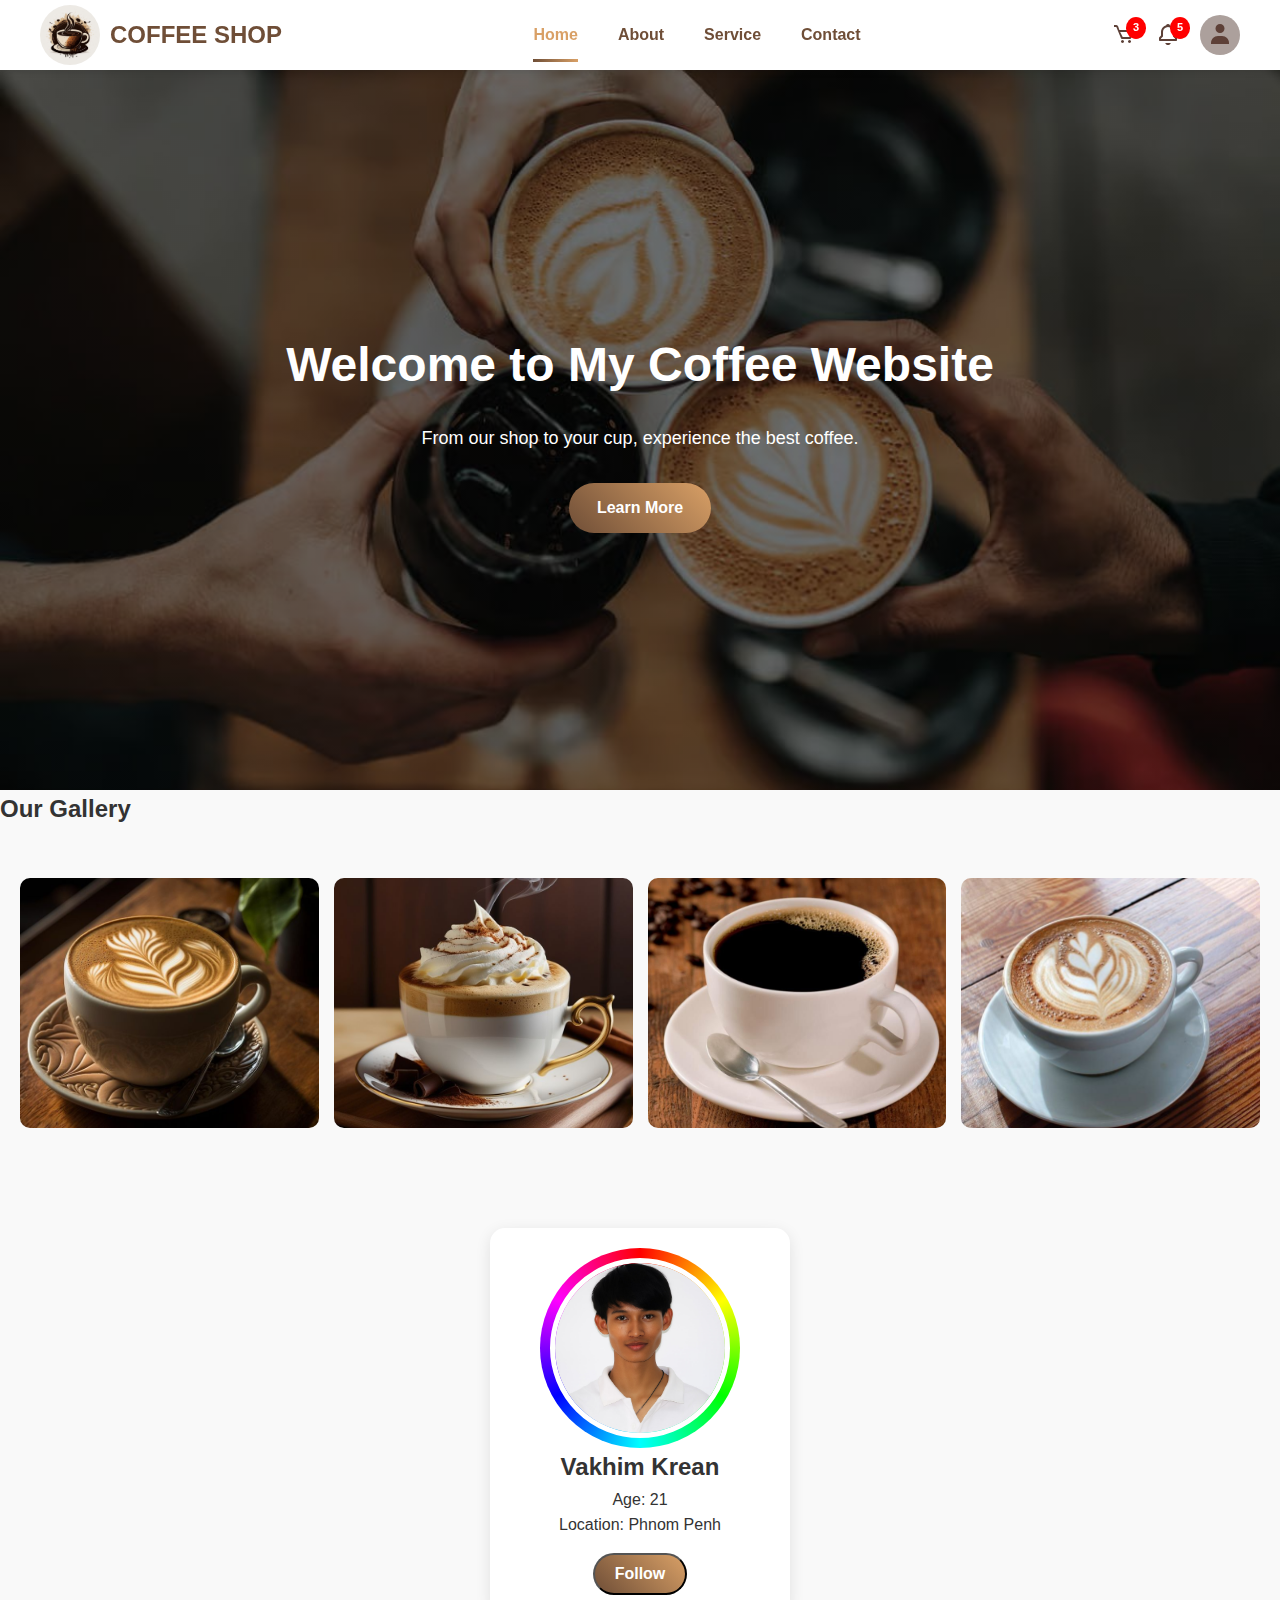
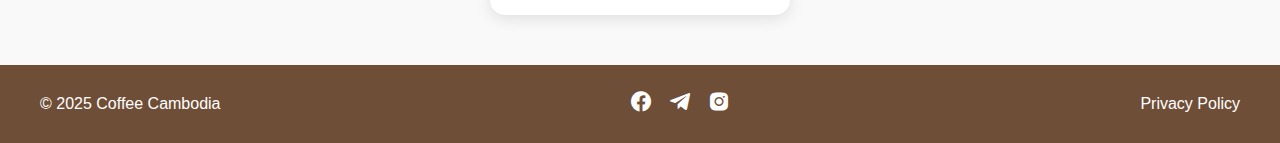
<file: index.html>
<!DOCTYPE html>
<html lang="en">
<head>
  <meta charset="UTF-8">
  <meta name="viewport" content="width=device-width, initial-scale=1.0">
  <title>Coffee Shop</title>
  <link rel="icon" href="../img/logo.png" type="image/x-icon">
  <link href="https://unpkg.com/boxicons@2.1.4/css/boxicons.min.css" rel="stylesheet">
  <link rel="stylesheet" href="../style/main.css">
</head>
<body>
  <!-- NAVBAR -->
  <nav>
    <div class="logo">
      <img src="../img/logo.png" alt="Logo">
      <h2>COFFEE SHOP</h2>
    </div>

    <!-- Mobile Menu Icon -->
    <div class="menu-icon" id="menu-toggle">
      <i class='bx bx-menu'></i>
    </div>

    <!-- Desktop Navigation -->
    <div class="navbar" id="nav-links">
      <a href="index.html" class="active">Home</a>
      <a href="page/aboutPage.html">About</a>
      <a href="page/servicePage.html">Service</a>
      <a href="page/contactPage.html">Contact</a>
    </div>

    <!-- Desktop Icons -->
    <div class="nav-icons-desktop">
      <a href="#" class="cart-icon"><i class='bx bx-cart'></i><span class="badge">3</span></a>
      <a href="#" class="notification-icon"><i class='bx bx-bell'></i><span class="badge">5</span></a>
      <a href="#" class="profile-icon"><i class='bx bxs-user'></i></a>
    </div>

    <!-- Mobile Menu Overlay -->
    <div class="mobile-menu-overlay" id="mobile-menu">
      <div class="mobile-menu-header">
        <div class="mobile-user-info">
          <div class="mobile-profile-pic">
            <i class='bx bxs-user'></i>
          </div>
          <div class="mobile-user-details">
            <h3>Vakhim Krean</h3>
            <p>Welcome back!</p>
          </div>
        </div>
        <button class="close-menu" id="close-menu">
          <i class='bx bx-x'></i>
        </button>
      </div>

      <div class="mobile-menu-content">
        <!-- Navigation Links -->
        <div class="mobile-nav-links">
          <a href="index.html" class="mobile-nav-item active">
            <i class='bx bx-home-alt'></i>
            <span>Home</span>
          </a>
          <a href="page/aboutPage.html" class="mobile-nav-item">
            <i class='bx bx-info-circle'></i>
            <span>About</span>
          </a>
          <a href="page/servicePage.html" class="mobile-nav-item">
            <i class='bx bx-coffee'></i>
            <span>Service</span>
          </a>
          <a href="page/contactPage.html" class="mobile-nav-item">
            <i class='bx bx-phone'></i>
            <span>Contact</span>
          </a>
        </div>

        <!-- Mobile Icons Section -->
        <div class="mobile-icons-section">
          <h4>Quick Actions</h4>
          <div class="mobile-icons-grid">
            <a href="#" class="mobile-icon-item cart-icon-mobile">
              <i class='bx bx-cart-alt'></i>
              <span>Cart <span class="badge">3</span></span>
            </a>
            <a href="#" class="mobile-icon-item notification-icon-mobile">
              <i class='bx bx-bell'></i>
              <span>Notifications <span class="badge">5</span></span>
            </a>
            <a href="#" class="mobile-icon-item profile-icon-mobile">
              <i class='bx bxs-user'></i>
              <span>Profile</span>
            </a>
            <a href="#" class="mobile-icon-item settings-icon">
              <i class='bx bx-cog'></i>
              <span>Settings</span>
            </a>
          </div>
        </div>

        <!-- Additional Links -->
        <div class="mobile-bottom-links">
          <a href="#" class="mobile-bottom-item">
            <i class='bx bx-help-circle'></i>
            <span>Help</span>
          </a>
          <a href="#" class="mobile-bottom-item">
            <i class='bx bx-log-out'></i>
            <span>Logout</span>
          </a>
        </div>
      </div>
    </div>
  </nav>

  <!-- HERO -->
  <section class="hero">
    <h1>Welcome to My Coffee Website</h1>
    <p>From our shop to your cup, experience the best coffee.</p>
    <a href="./page/learnmore.html" class="btn">Learn More</a>
  </section>

  <!-- GALLERY -->
  <div class="cta"><h2>Our Gallery</h2></div>
  <section class="gallery">
    <div class="gallery-grid">
      <img src="../img/home/img4.png" alt="Gallery 1">
      <img src="../img/home/img5.png" alt="Gallery 2">
      <img src="../img/home/img2.png" alt="Gallery 3">
      <img src="../img/home/img7.png" alt="Gallery 4">
    </div>
  </section>

  <!-- PROFILE CARD -->
  <section class="profile-card">
    <div class="image-container">
      <img src="../img/home/cover.png" alt="Profile" class="image">
    </div>
    <div class="info">
      <h2>Vakhim Krean</h2>
      <p>Age: 21</p>
      <p>Location: Phnom Penh</p>
      <button class="btn-anim">Follow</button>
    </div>
  </section>

  <!-- FOOTER -->
  <footer>
    <div class="left"><p>© 2025 Coffee Cambodia</p></div>
    <div class="icon">
      <ul>
        <li><a href="#"><i class='bx bxl-facebook-circle'></i></a></li>
        <li><a href="#"><i class='bx bxl-telegram'></i></a></li>
        <li><a href="#"><i class='bx bxl-instagram-alt'></i></a></li>
      </ul>
    </div>
    <div class="right"><ul><li>Privacy Policy</li></ul></div>
  </footer>

  <!-- JS Menu Toggle -->
  <script>
    const menuToggle = document.getElementById("menu-toggle");
    const mobileMenu = document.getElementById("mobile-menu");
    const closeMenu = document.getElementById("close-menu");

    // Toggle mobile menu
    menuToggle.addEventListener("click", () => {
      mobileMenu.classList.add("active");
      document.body.style.overflow = "hidden"; // Prevent background scroll
    });

    // Close mobile menu
    closeMenu.addEventListener("click", () => {
      mobileMenu.classList.remove("active");
      document.body.style.overflow = "auto";
    });

    // Close menu when clicking outside
    mobileMenu.addEventListener("click", (e) => {
      if (e.target === mobileMenu) {
        mobileMenu.classList.remove("active");
        document.body.style.overflow = "auto";
      }
    });

    // Handle mobile navigation item clicks
    document.querySelectorAll('.mobile-nav-item').forEach(item => {
      item.addEventListener('click', () => {
        // Remove active class from all items
        document.querySelectorAll('.mobile-nav-item').forEach(navItem => {
          navItem.classList.remove('active');
        });
        // Add active class to clicked item
        item.classList.add('active');
        // Close menu after selection
        mobileMenu.classList.remove("active");
        document.body.style.overflow = "auto";
      });
    });

    // Animate menu items on load
    window.addEventListener('load', () => {
      const mobileNavItems = document.querySelectorAll('.mobile-nav-item');
      mobileNavItems.forEach((item, index) => {
        item.style.animationDelay = `${index * 0.1}s`;
        item.classList.add('animate-in');
      });
    });
  </script>
</body>
</html>
</file>
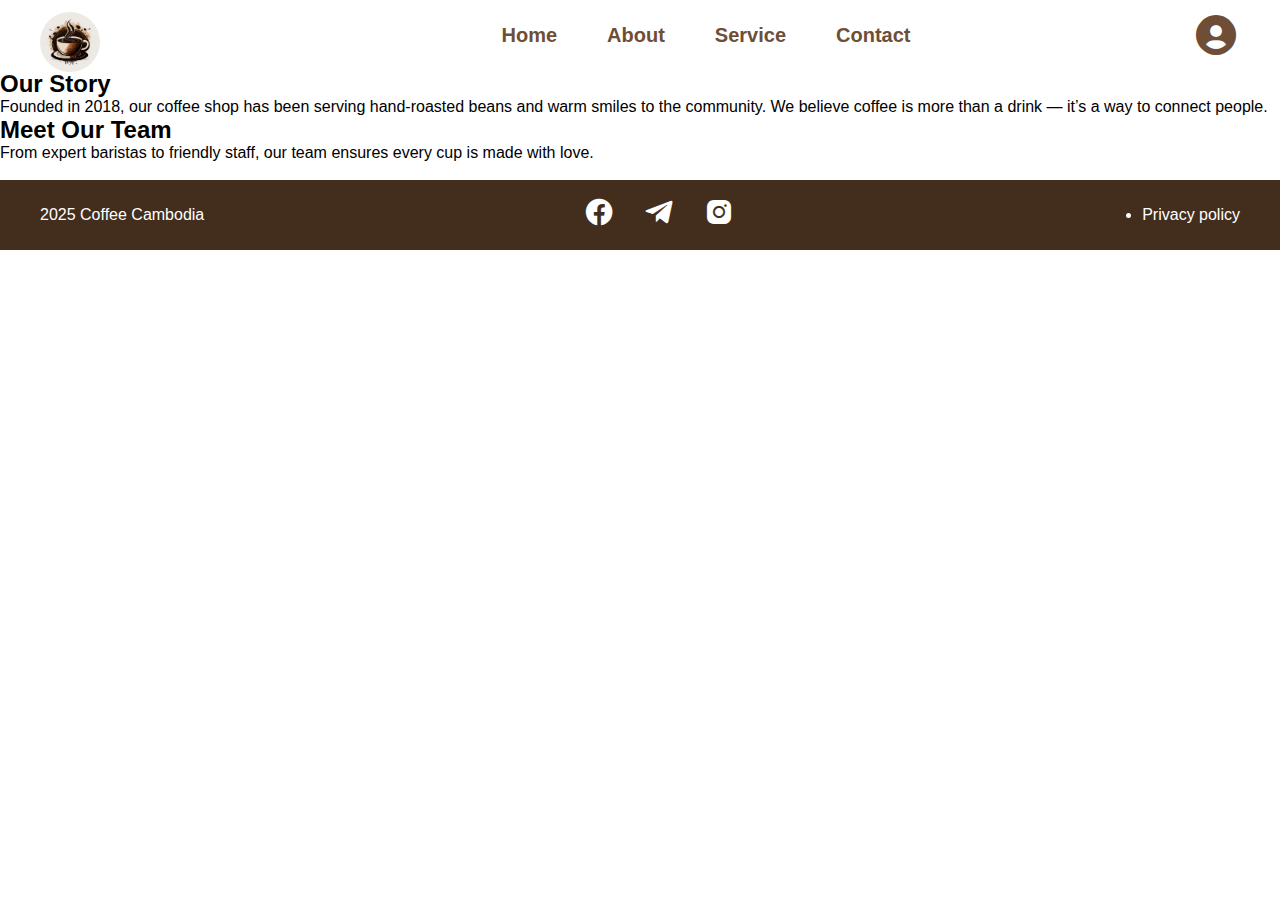
<file: page/aboutPage.html>
<!DOCTYPE html>
<html lang="en">
<head>
    <meta charset="UTF-8">
    <meta name="viewport" content="width=device-width, initial-scale=1.0">
    <link rel="stylesheet" href="../style/about.css">
     <link href='https://unpkg.com/boxicons@2.1.4/css/boxicons.min.css' rel='stylesheet'>
    <title>Document</title>
</head>
<body>
    <nav>
    <div class="logo">
        <img src="../img/logo.png" alt="Logo" />
    </div>
    <div class="navbar">
        <a href="../index.html">Home</a>
        <a href="./aboutPage.html">About</a>
        <a href="./servicePage.html">Service</a>
        <a href="./contactPage.html">Contact</a>
    </div>
    <div class="profile">
        <i class="bx bxs-user-circle"></i>
    </div>
</nav>
    <section class="section">
        <h2>Our Story</h2>
        <p>Founded in 2018, our coffee shop has been serving hand-roasted beans and warm smiles to the community. We believe coffee is more than a drink — it’s a way to connect people.</p>
    </section>

    <section class="section">
        <h2>Meet Our Team</h2>
        <p>From expert baristas to friendly staff, our team ensures every cup is made with love.</p>
    </section>


    <br>
    <footer>
        <div class="left">
            <p> 2025 Coffee Cambodia</p>
        </div>
        <div class="icon">
            <ul>
                <li><a href="#"><i class='bx bxl-facebook-circle'></i></a></li>
                <li><a href="#"><i class='bx bxl-telegram' ></i></a></li>
                <li><a href="#"><i class='bx bxl-instagram-alt'></i></a></li>

            </ul>
        </div>
        <div class="right">
            <ul>
                <li>Privacy policy</li>
            </ul>
        </div>
    </footer>
</body>
</html>
</file>
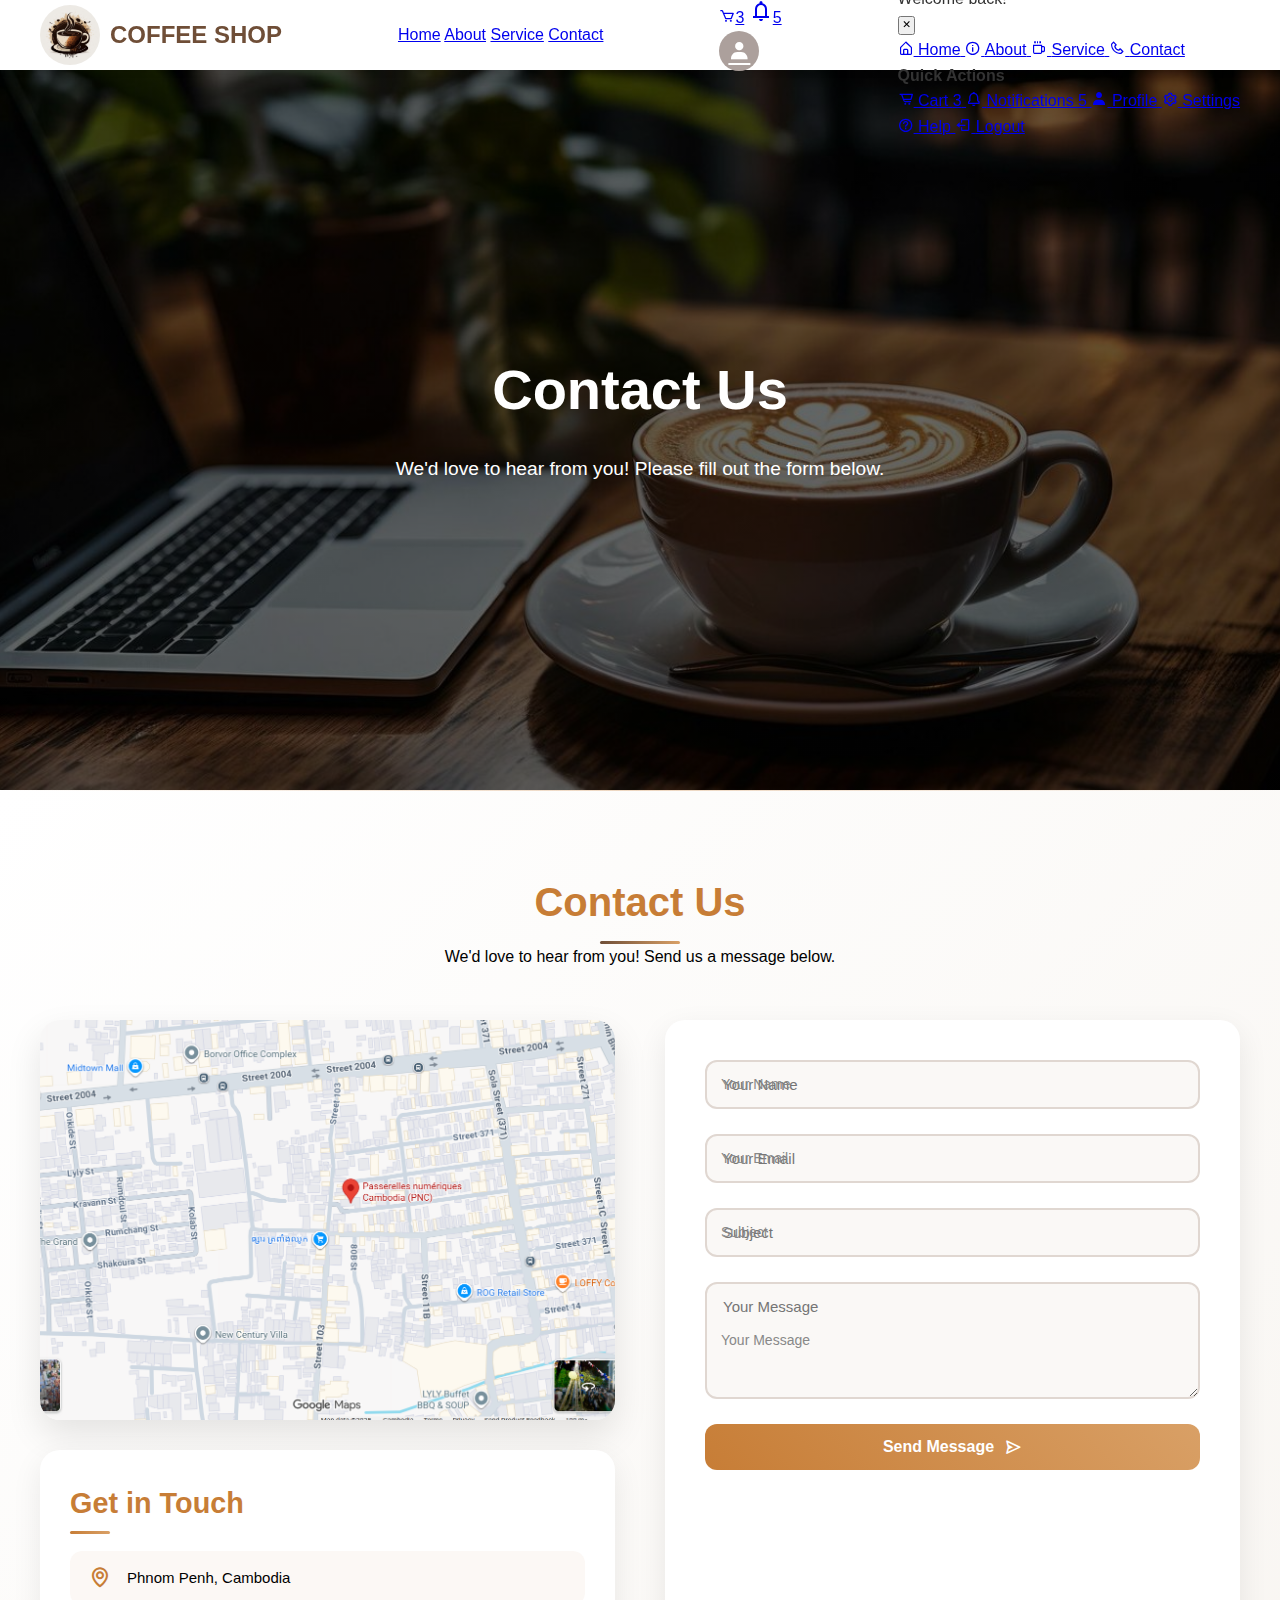
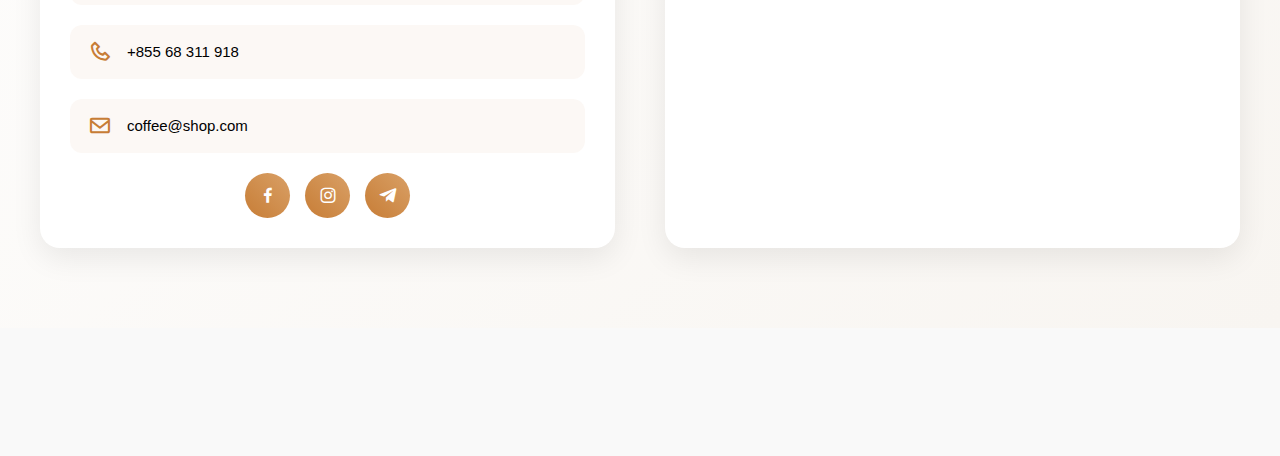
<file: page/contactPage.html>
<!DOCTYPE html>
<html lang="en">
<head>
  <meta charset="UTF-8">
  <meta name="viewport" content="width=device-width, initial-scale=1.0">
  <title>Coffee Shop - Contact</title>
  <link rel="icon" href="../img/logo.png" type="image/x-icon">
  <link href="https://unpkg.com/boxicons@2.1.4/css/boxicons.min.css" rel="stylesheet">
  <link rel="stylesheet" href="https://fonts.googleapis.com/css2?family=Material+Symbols+Outlined" />
  <link rel="stylesheet" href="../style/contact.css">
</head>
<body>
  <!-- Navbar -->
  <nav>
    <div class="logo">
      <img src="../img/logo.png" alt="Logo">
      <h2>COFFEE SHOP</h2>
    </div>

    <!-- Mobile Menu Icon -->
    <div class="menu-icon" id="menu-toggle">
      <i class='bx bx-menu'></i>
    </div>

    <!-- Desktop Navigation -->
    <div class="navbar-desktop">
      <a href="../index.html">Home</a>
      <a href="./aboutPage.html">About</a>
      <a href="./servicePage.html">Service</a>
      <a href="./contactPage.html" class="active">Contact</a>
    </div>

    <!-- Desktop Icons -->
    <div class="nav-icons-desktop">
      <a href="#" class="cart-icon"><i class='bx bx-cart'></i><span class="badge">3</span></a>
      <a href="#" class="notification-icon"><span class="material-symbols-outlined">notifications</span><span class="badge">5</span></a>
      <a href="#" class="profile-icon"><i class='bx bxs-user'></i></a>
    </div>

    <!-- Mobile Menu Overlay -->
    <div class="mobile-menu-overlay" id="mobile-menu">
      <div class="mobile-menu-header">
        <div class="mobile-user-info">
          <div class="mobile-profile-pic">
            <i class='bx bxs-user'></i>
          </div>
          <div class="mobile-user-details">
            <h3>Vakhim Krean</h3>
            <p>Welcome back!</p>
          </div>
        </div>
        <button class="close-menu" id="close-menu">
          <i class='bx bx-x'></i>
        </button>
      </div>

      <div class="mobile-menu-content">
        <!-- Navigation Links -->
        <div class="mobile-nav-links">
          <a href="../index.html" class="mobile-nav-item">
            <i class='bx bx-home-alt'></i>
            <span>Home</span>
          </a>
          <a href="./aboutPage.html" class="mobile-nav-item">
            <i class='bx bx-info-circle'></i>
            <span>About</span>
          </a>
          <a href="./servicePage.html" class="mobile-nav-item">
            <i class='bx bx-coffee'></i>
            <span>Service</span>
          </a>
          <a href="./contactPage.html" class="mobile-nav-item active">
            <i class='bx bx-phone'></i>
            <span>Contact</span>
          </a>
        </div>

        <!-- Mobile Icons Section -->
        <div class="mobile-icons-section">
          <h4>Quick Actions</h4>
          <div class="mobile-icons-grid">
            <a href="#" class="mobile-icon-item cart-icon-mobile">
              <i class='bx bx-cart-alt'></i>
              <span>Cart <span class="badge">3</span></span>
            </a>
            <a href="#" class="mobile-icon-item notification-icon-mobile">
              <i class='bx bx-bell'></i>
              <span>Notifications <span class="badge">5</span></span>
            </a>
            <a href="#" class="mobile-icon-item profile-icon-mobile">
              <i class='bx bxs-user'></i>
              <span>Profile</span>
            </a>
            <a href="#" class="mobile-icon-item settings-icon">
              <i class='bx bx-cog'></i>
              <span>Settings</span>
            </a>
          </div>
        </div>

        <!-- Additional Links -->
        <div class="mobile-bottom-links">
          <a href="#" class="mobile-bottom-item">
            <i class='bx bx-help-circle'></i>
            <span>Help</span>
          </a>
          <a href="#" class="mobile-bottom-item">
            <i class='bx bx-log-out'></i>
            <span>Logout</span>
          </a>
        </div>
      </div>
    </div>
  </nav>

  <!-- Contact Section -->
  <section class="hero">
    <h1 class="fade-in">Contact Us</h1>
    <p class="fade-in-delay">We'd love to hear from you! Please fill out the form below.</p>
  </section>

  <section class="contact" id="contact">
    <h2 class="slide-up">Contact Us</h2>
    <p class="fade-in">We'd love to hear from you! Send us a message below.</p>
    
    <div class="contact-container">
      <div class="contact-content">
        <img src="../img/contactPage/contact.png" alt="Contact Us" class="contact-image">
        <div class="contact-info">
          <h3>Get in Touch</h3>
          <div class="contact-item">
            <i class='bx bx-map'></i>
            <p>Phnom Penh, Cambodia</p>
          </div>
          <div class="contact-item">
            <i class='bx bx-phone'></i>
            <p>+855 68 311 918</p>
          </div>
          <div class="contact-item">
            <i class='bx bx-envelope'></i>
            <p>coffee@shop.com</p>
          </div>
          <div class="social-icons">
            <a href="#" class="social-link"><i class='bx bxl-facebook'></i></a>
            <a href="#" class="social-link"><i class='bx bxl-instagram'></i></a>
            <a href="#" class="social-link"><i class='bx bxl-telegram'></i></a>
          </div>
        </div>
      </div>
      
      <form class="contact-form" id="contact-form">
        <div class="form-group">
          <input type="text" id="name" placeholder="Your Name" required>
          <label for="name">Your Name</label>
        </div>
        <div class="form-group">
          <input type="email" id="email" placeholder="Your Email" required>
          <label for="email">Your Email</label>
        </div>
        <div class="form-group">
          <input type="text" id="subject" placeholder="Subject">
          <label for="subject">Subject</label>
        </div>
        <div class="form-group">
          <textarea id="message" placeholder="Your Message" rows="5" required></textarea>
          <label for="message">Your Message</label>
        </div>
        <button type="submit" class="submit-btn">
          <span>Send Message</span>
          <i class='bx bx-send'></i>
        </button>
      </form>
    </div>
  </section>

  <!-- Footer -->
  <footer>
    <div class="left">
      <p>© 2025 Coffee Cambodia</p>
    </div>
    <div class="icon">
      <ul>
        <li><a href="#"><i class='bx bxl-facebook-circle'></i></a></li>
        <li><a href="#"><i class='bx bxl-telegram'></i></a></li>
        <li><a href="#"><i class='bx bxl-instagram-alt'></i></a></li>
      </ul>
    </div>
    <div class="right">
      <ul>
        <li>Privacy Policy</li>
      </ul>
    </div>
  </footer>

  <!-- Toggle Script -->
  <script>
    // Mobile Menu Toggle
    const menuToggle = document.getElementById("menu-toggle");
    const mobileMenu = document.getElementById("mobile-menu");
    const closeMenu = document.getElementById("close-menu");

    // Toggle mobile menu
    menuToggle.addEventListener("click", () => {
      mobileMenu.classList.add("active");
      document.body.style.overflow = "hidden"; // Prevent background scroll
    });

    // Close mobile menu
    closeMenu.addEventListener("click", () => {
      mobileMenu.classList.remove("active");
      document.body.style.overflow = "auto";
    });

    // Close menu when clicking outside
    mobileMenu.addEventListener("click", (e) => {
      if (e.target === mobileMenu) {
        mobileMenu.classList.remove("active");
        document.body.style.overflow = "auto";
      }
    });

    // Handle mobile navigation item clicks
    document.querySelectorAll('.mobile-nav-item').forEach(item => {
      item.addEventListener('click', () => {
        // Remove active class from all items
        document.querySelectorAll('.mobile-nav-item').forEach(navItem => {
          navItem.classList.remove('active');
        });
        // Add active class to clicked item
        item.classList.add('active');
        // Close menu after selection
        mobileMenu.classList.remove("active");
        document.body.style.overflow = "auto";
      });
    });

    // Animate menu items on load
    window.addEventListener('load', () => {
      const mobileNavItems = document.querySelectorAll('.mobile-nav-item');
      mobileNavItems.forEach((item, index) => {
        item.style.animationDelay = `${index * 0.1}s`;
        item.classList.add('animate-in');
      });
    });

    // Contact Form Handling
    const contactForm = document.getElementById('contact-form');
    const submitBtn = document.querySelector('.submit-btn');

    contactForm.addEventListener('submit', function(e) {
      e.preventDefault();
      
      // Add loading state
      const submitSpan = submitBtn.querySelector('span');
      const originalText = submitSpan.textContent;
      submitSpan.textContent = 'Sending...';
      submitBtn.disabled = true;
      submitBtn.style.opacity = '0.7';

      // Simulate form submission
      setTimeout(() => {
        // Reset form
        contactForm.reset();
        
        // Show success message
        submitSpan.innerHTML = 'Message Sent! <i class=\'bx bx-check\'></i>';
        submitBtn.style.background = 'linear-gradient(45deg, #4CAF50, #45a049)';
        
        setTimeout(() => {
          submitSpan.textContent = originalText;
          submitBtn.disabled = false;
          submitBtn.style.opacity = '1';
          submitBtn.style.background = 'linear-gradient(45deg, #c77d36, #a85f1f)';
        }, 2000);
      }, 1500);
    });

    // Form input animations
    const formGroups = document.querySelectorAll('.form-group');
    formGroups.forEach(group => {
      const input = group.querySelector('input, textarea');
      
      input.addEventListener('focus', () => {
        group.classList.add('focused');
      });
      
      input.addEventListener('blur', () => {
        if (!input.value) {
          group.classList.remove('focused');
        }
      });
      
      input.addEventListener('input', () => {
        if (input.value) {
          group.classList.add('filled');
        } else {
          group.classList.remove('filled');
        }
      });
    });

    // Scroll animations
    const observerOptions = {
      threshold: 0.1,
      rootMargin: '0px 0px -50px 0px'
    };

    const observer = new IntersectionObserver((entries) => {
      entries.forEach(entry => {
        if (entry.isIntersecting) {
          entry.target.classList.add('animate-in');
        }
      });
    }, observerOptions);

    // Observe contact elements
    document.querySelectorAll('.contact h2, .contact p, .contact-container, .contact-info, .contact-form').forEach(el => {
      observer.observe(el);
    });

    // Smooth scrolling for anchor links
    document.querySelectorAll('a[href^="#"]').forEach(anchor => {
      anchor.addEventListener('click', function (e) {
        e.preventDefault();
        const target = document.querySelector(this.getAttribute('href'));
        if (target) {
          target.scrollIntoView({
            behavior: 'smooth',
            block: 'start'
          });
        }
      });
    });
  </script>
</body>
</html>
</file>
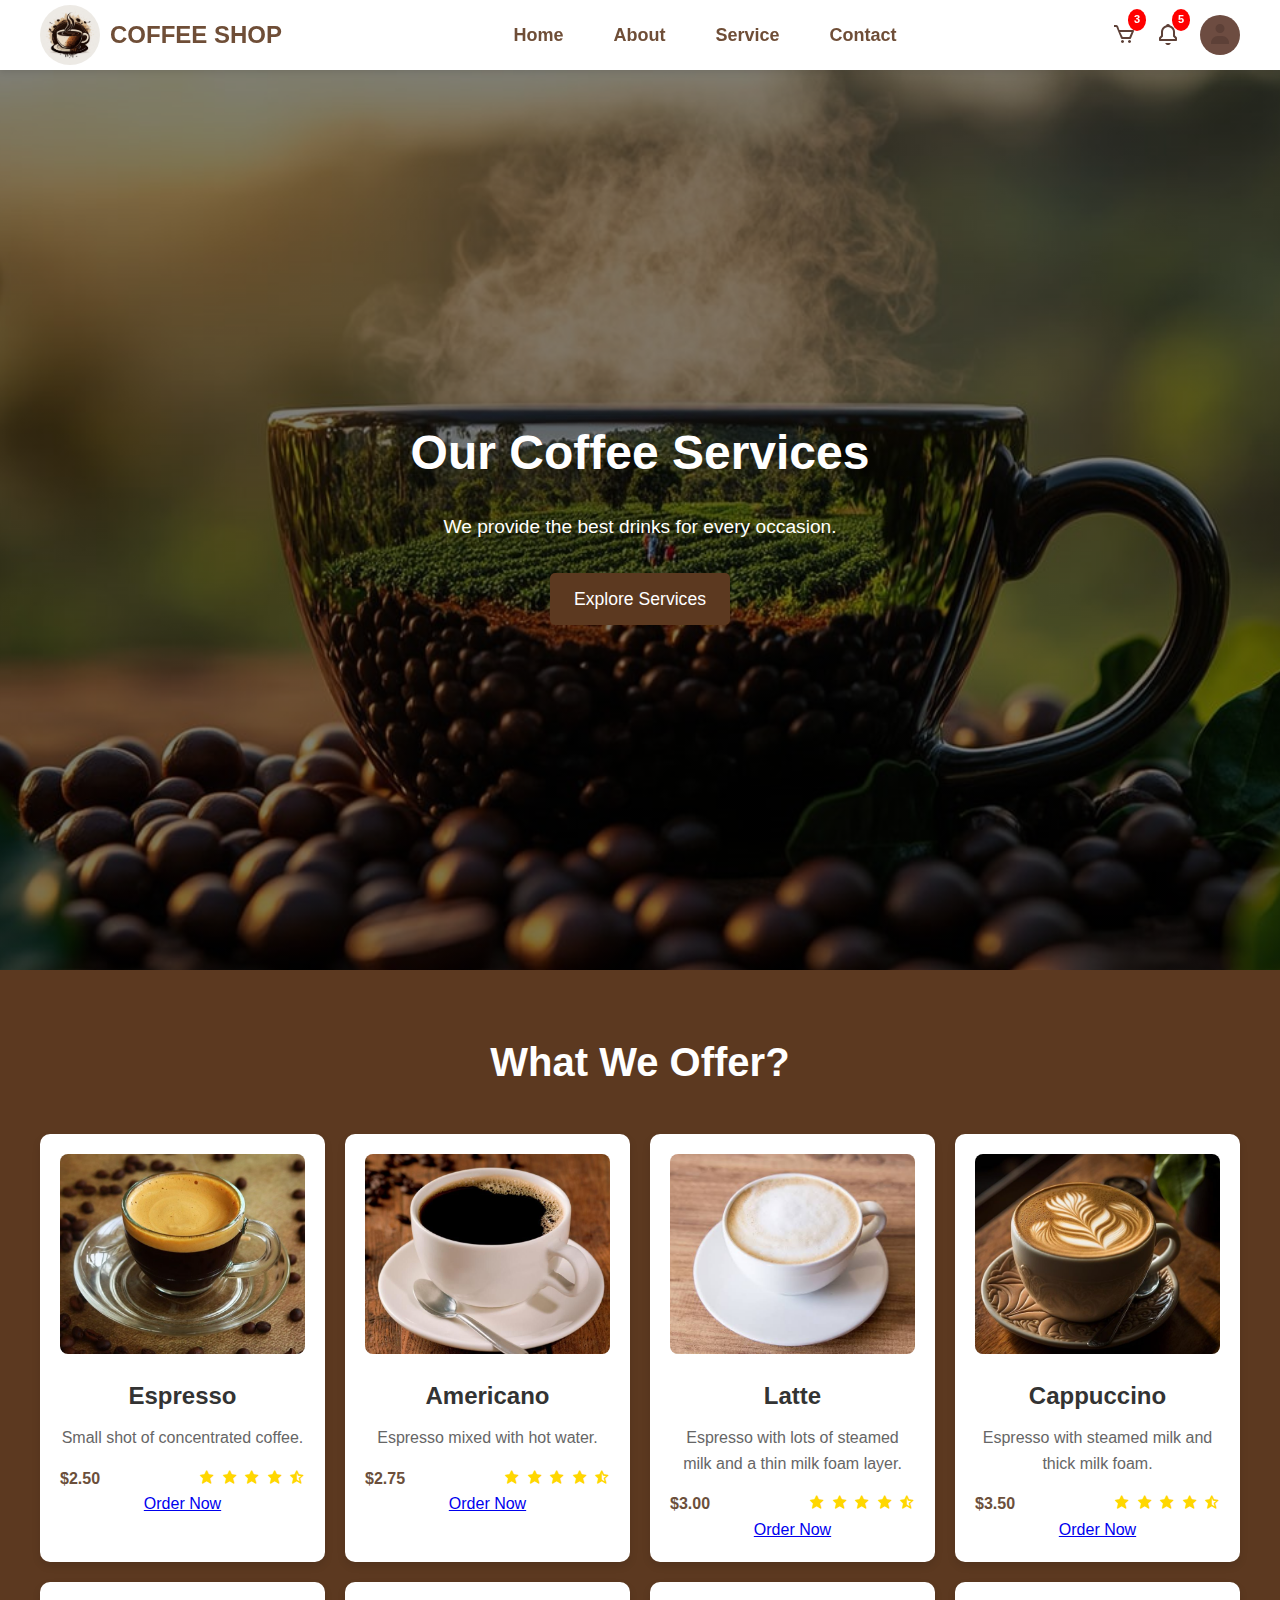
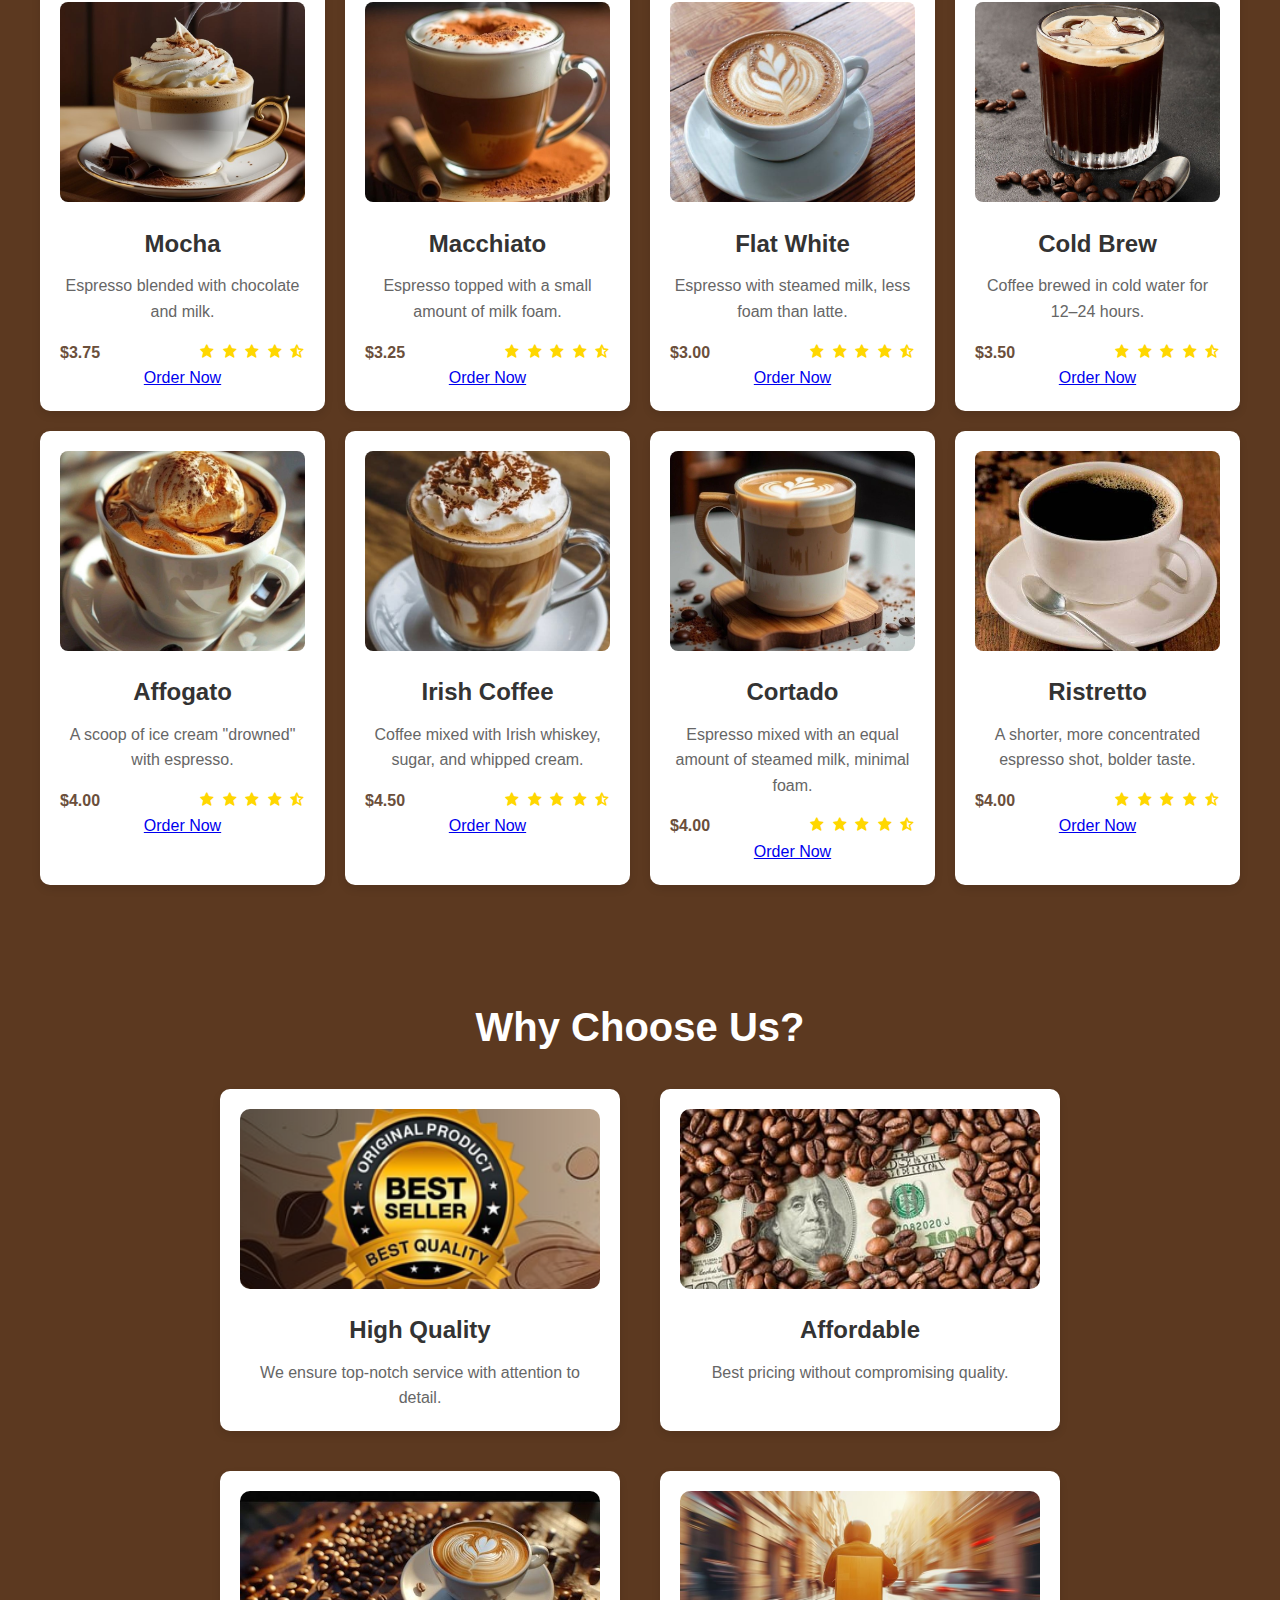
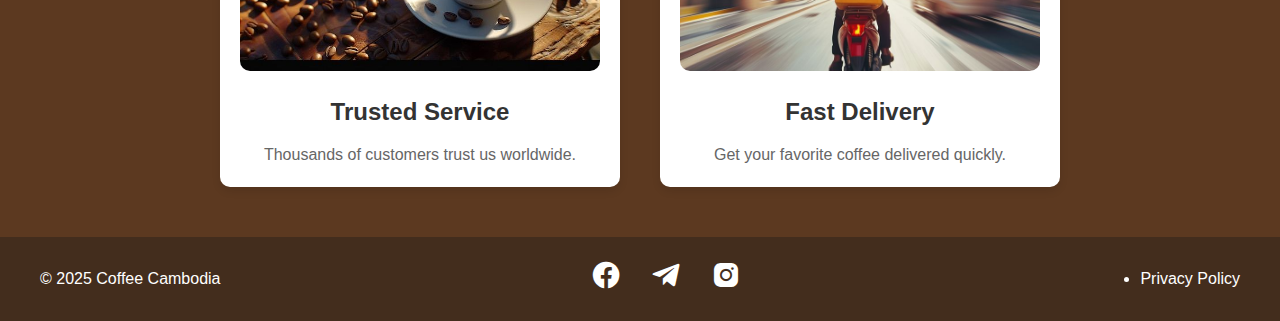
<file: page/servicePage.html>
<!DOCTYPE html>
<html lang="en">
<head>
  <meta charset="UTF-8">
  <meta name="viewport" content="width=device-width, initial-scale=1.0">
  <title>Coffee Shop</title>
  <link rel="icon" href="../img/logo.png" type="image/x-icon">
  <link href="https://unpkg.com/boxicons@2.1.4/css/boxicons.min.css" rel="stylesheet">
  <link rel="stylesheet" href="../style/service.css">
</head>
<body>
  <!-- NAVBAR -->
  <nav>
    <div class="logo">
      <img src="../img/logo.png" alt="Logo">
      <h2>COFFEE SHOP</h2>
    </div>

    <div class="menu-icon" id="menu-toggle"><i class='bx bx-menu'></i></div>

    <div class="navbar" id="nav-links">
      <a href="../index.html">Home</a>
      <a href="./aboutPage.html">About</a>
      <a href="./servicePage.html" class="active">Service</a>
      <a href="./contactPage.html">Contact</a>
    </div>

    <div class="nav-icons">
      <a href="#"><i class='bx bx-cart'></i><span class="badge">3</span></a>
      <a href="#"><i class='bx bx-bell'></i><span class="badge">5</span></a>
      <a href="#" class="profile-icon"><i class='bx bxs-user'></i></a>
    </div>
  </nav>

    <!-- HERO SECTION -->
    <section class="hero">
      <h1 class="fade-in">Our Coffee Services</h1>
      <p class="fade-in-delay">We provide the best drinks for every occasion.</p>
      <a href="#services" class="btn bounce">Explore Services</a>
    </section>

    <!-- Services -->
    <section class="services" id="services">
      <h2 class="slide-up">What We Offer?</h2>
      <div class="service-container">
        <div class="service-card zoom card1">
          <img src="../img/service/img1.jpg" alt="Espresso">
          <h3>Espresso</h3>
          <p>Small shot of concentrated coffee.</p>
          <div class="price-star">
            <span class="price">$2.50</span>
            <span class="stars">
              <i class='bx bxs-star'></i>
              <i class='bx bxs-star'></i>
              <i class='bx bxs-star'></i>
              <i class='bx bxs-star'></i>
              <i class='bx bxs-star-half'></i>
            </span>
          </div>
          <a href="#" class="btn order-btn">Order Now</a>
        </div>

        <div class="service-card zoom">
          <img src="../img/service/img2.png" alt="Americano">
          <h3>Americano</h3>
          <p>Espresso mixed with hot water.</p>
          <div class="price-star">
            <span class="price">$2.75</span>
            <span class="stars">
              <i class='bx bxs-star'></i>
              <i class='bx bxs-star'></i>
              <i class='bx bxs-star'></i>
              <i class='bx bxs-star'></i>
              <i class='bx bxs-star-half'></i>
            </span>
          </div>
          <a href="#" class="btn order-btn">Order Now</a>
        </div>

        <div class="service-card zoom">
          <img src="../img/service/img3.png" alt="Latte">
          <h3>Latte</h3>
          <p>Espresso with lots of steamed milk and a thin milk foam layer.</p>
          <div class="price-star">
            <span class="price">$3.00</span>
            <span class="stars">
              <i class='bx bxs-star'></i>
              <i class='bx bxs-star'></i>
              <i class='bx bxs-star'></i>
              <i class='bx bxs-star'></i>
              <i class='bx bxs-star-half'></i>
            </span>
          </div>
          <a href="#" class="btn order-btn">Order Now</a>
        </div>

        <div class="service-card zoom">
          <img src="../img/service/img4.png" alt="Cappuccino">
          <h3>Cappuccino</h3>
          <p>Espresso with steamed milk and thick milk foam.</p>
          <div class="price-star">
            <span class="price">$3.50</span>
            <span class="stars">
              <i class='bx bxs-star'></i>
              <i class='bx bxs-star'></i>
              <i class='bx bxs-star'></i>
              <i class='bx bxs-star'></i>
              <i class='bx bxs-star-half'></i>
            </span>
          </div>
          <a href="#" class="btn order-btn">Order Now</a>
        </div>

        <div class="service-card zoom">
          <img src="../img/service/img5.png" alt="Mocha">
          <h3>Mocha</h3>
          <p>Espresso blended with chocolate and milk.</p>
          <div class="price-star">
            <span class="price">$3.75</span>
            <span class="stars">
              <i class='bx bxs-star'></i>
              <i class='bx bxs-star'></i>
              <i class='bx bxs-star'></i>
              <i class='bx bxs-star'></i>
              <i class='bx bxs-star-half'></i>
            </span>
          </div>
          <a href="#" class="btn order-btn">Order Now</a>
        </div>

        <div class="service-card zoom">
          <img src="../img/service/img6.jpg" alt="Macchiato">
          <h3>Macchiato</h3>
          <p>Espresso topped with a small amount of milk foam.</p>
          <div class="price-star">
            <span class="price">$3.25</span>
            <span class="stars">
              <i class='bx bxs-star'></i>
              <i class='bx bxs-star'></i>
              <i class='bx bxs-star'></i>
              <i class='bx bxs-star'></i>
              <i class='bx bxs-star-half'></i>
            </span>
          </div>
          <a href="#" class="btn order-btn">Order Now</a>
        </div>

        <div class="service-card zoom">
          <img src="../img/service/img7.png" alt="Flat White">
          <h3>Flat White</h3>
          <p>Espresso with steamed milk, less foam than latte.</p>
          <div class="price-star">
            <span class="price">$3.00</span>
            <span class="stars">
              <i class='bx bxs-star'></i>
              <i class='bx bxs-star'></i>
              <i class='bx bxs-star'></i>
              <i class='bx bxs-star'></i>
              <i class='bx bxs-star-half'></i>
            </span>
          </div>
          <a href="#" class="btn order-btn">Order Now</a>
        </div>

        <div class="service-card zoom">
          <img src="../img/service/img8.jpg" alt="Cold Brew">
          <h3>Cold Brew</h3>
          <p>Coffee brewed in cold water for 12–24 hours.</p>
          <div class="price-star">
            <span class="price">$3.50</span>
            <span class="stars">
              <i class='bx bxs-star'></i>
              <i class='bx bxs-star'></i>
              <i class='bx bxs-star'></i>
              <i class='bx bxs-star'></i>
              <i class='bx bxs-star-half'></i>
            </span>
          </div>
          <a href="#" class="btn order-btn">Order Now</a>
        </div>

        <div class="service-card zoom">
          <img src="../img/service/img9.jpg" alt="Affogato">
          <h3>Affogato</h3>
          <p>A scoop of ice cream "drowned" with espresso.</p>
          <div class="price-star">
            <span class="price">$4.00</span>
            <span class="stars">
              <i class='bx bxs-star'></i>
              <i class='bx bxs-star'></i>
              <i class='bx bxs-star'></i>
              <i class='bx bxs-star'></i>
              <i class='bx bxs-star-half'></i>
            </span>
          </div>
          <a href="#" class="btn order-btn">Order Now</a>
        </div>

        <div class="service-card zoom">
          <img src="../img/service/img10.png" alt="Irish Coffee">
          <h3>Irish Coffee</h3>
          <p>Coffee mixed with Irish whiskey, sugar, and whipped cream.</p>
          <div class="price-star">
            <span class="price">$4.50</span>
            <span class="stars">
              <i class='bx bxs-star'></i>
              <i class='bx bxs-star'></i>
              <i class='bx bxs-star'></i>
              <i class='bx bxs-star'></i>
              <i class='bx bxs-star-half'></i>
            </span>
          </div>
          <a href="#" class="btn order-btn">Order Now</a>
        </div>

        <div class="service-card zoom">
          <img src="../img/service/img11.jpg" alt="Cortado">
          <h3>Cortado</h3>
          <p>Espresso mixed with an equal amount of steamed milk, minimal foam.</p>
          <div class="price-star">
            <span class="price">$4.00</span>
            <span class="stars">
              <i class='bx bxs-star'></i>
              <i class='bx bxs-star'></i>
              <i class='bx bxs-star'></i>
              <i class='bx bxs-star'></i>
              <i class='bx bxs-star-half'></i>
            </span>
          </div>
          <a href="#" class="btn order-btn">Order Now</a>
        </div>

        <div class="service-card zoom">
          <img src="../img/service/img12.png" alt="Ristretto">
          <h3>Ristretto</h3>
          <p>A shorter, more concentrated espresso shot, bolder taste.</p>
          <div class="price-star">
            <span class="price">$4.00</span>
            <span class="stars">
              <i class='bx bxs-star'></i>
              <i class='bx bxs-star'></i>
              <i class='bx bxs-star'></i>
              <i class='bx bxs-star'></i>
              <i class='bx bxs-star-half'></i>
            </span>
          </div>
          <a href="#" class="btn order-btn">Order Now</a>
        </div>
      </div>
    </section>

    <!-- Why Choose Us -->
    <section class="features">
      <h2>Why Choose Us?</h2>
      <div class="feature-list">
        <div class="feature">
          <img src="../img/service/I.png" alt="High Quality">
          <h3>High Quality</h3>
          <p>We ensure top-notch service with attention to detail.</p>
        </div>
        <div class="feature">
          <img src="../img/service/II.jpg" alt="Affordable">
          <h3>Affordable</h3>
          <p>Best pricing without compromising quality.</p>
        </div>
        <div class="feature">
          <img src="../img/service/III.png" alt="Trusted Service">
          <h3>Trusted Service</h3>
          <p>Thousands of customers trust us worldwide.</p>
        </div>
        <div class="feature">
          <img src="../img/service/IV.png" alt="Fast Delivery">
          <h3>Fast Delivery</h3>
          <p>Get your favorite coffee delivered quickly.</p>
        </div>
      </div>
    </section>

<!-- FOOTER -->
  <footer>
    <div class="left"><p>© 2025 Coffee Cambodia</p></div>
    <div class="icon">
      <ul>
        <li><a href="#"><i class='bx bxl-facebook-circle'></i></a></li>
        <li><a href="#"><i class='bx bxl-telegram'></i></a></li>
        <li><a href="#"><i class='bx bxl-instagram-alt'></i></a></li>
      </ul>
    </div>
    <div class="right"><ul><li>Privacy Policy</li></ul></div>
  </footer>

  <!-- JS Menu Toggle -->
  <script>
    const menuToggle = document.getElementById("menu-toggle");
    const navLinks = document.getElementById("nav-links");

    menuToggle.addEventListener("click", () => {
      navLinks.classList.toggle("show");
    });
  </script>
</body>
</html>
</file>
<file: style/main.css>
/* ===== GLOBAL ===== */
* {
  margin: 0;
  padding: 0;
  box-sizing: border-box;
  font-family: "Poppins", sans-serif;
}

body {
  width: 100%;
  line-height: 1.6;
  background: #f9f9f9;
  color: #333;
}

/* ===== NAVBAR ===== */
nav {
  position: sticky;
  top: 0;
  width: 100%;
  height: 70px;
  background: white;
  display: flex;
  justify-content: space-between;
  align-items: center;
  padding: 0 40px;
  box-shadow: 0 2px 6px rgba(0,0,0,0.1);
  z-index: 1000;
}

.logo {
  display: flex;
  align-items: center;
}

.logo img {
  width: 60px;
  border-radius: 50%;
}

.logo h2 {
  margin-left: 10px;
  color: #6f4e37;
  font-size: 24px;
  font-weight: bold;
}

/* ===== MOBILE MENU OVERLAY ===== */
.mobile-menu-overlay {
  position: fixed;
  top: 0;
  left: -100%;
  width: 100%;
  height: 100vh;
  background: linear-gradient(135deg, #6f4e37 0%, #d9a066 100%);
  z-index: 2000;
  transition: left 0.4s cubic-bezier(0.25, 0.46, 0.45, 0.94);
  display: flex;
  flex-direction: column;
  overflow-y: auto;
}

.mobile-menu-overlay.active {
  left: 0;
}

.mobile-menu-header {
  display: flex;
  justify-content: space-between;
  align-items: center;
  padding: 20px 30px;
  background: rgba(255, 255, 255, 0.1);
  backdrop-filter: blur(10px);
  border-bottom: 1px solid rgba(255, 255, 255, 0.2);
}

.mobile-user-info {
  display: flex;
  align-items: center;
  gap: 15px;
}

.mobile-profile-pic {
  width: 50px;
  height: 50px;
  border-radius: 50%;
  background: linear-gradient(45deg, #d9a066, #8d6e63);
  display: flex;
  align-items: center;
  justify-content: center;
  color: white;
  font-size: 20px;
  box-shadow: 0 4px 15px rgba(0,0,0,0.2);
}

.mobile-user-details h3 {
  color: white;
  font-size: 18px;
  margin-bottom: 2px;
}

.mobile-user-details p {
  color: rgba(255, 255, 255, 0.8);
  font-size: 14px;
}

.close-menu {
  background: none;
  border: none;
  color: white;
  font-size: 30px;
  cursor: pointer;
  padding: 5px;
  border-radius: 50%;
  transition: background 0.3s ease;
}

.close-menu:hover {
  background: rgba(255, 255, 255, 0.1);
}

.mobile-menu-content {
  flex: 1;
  padding: 30px 20px;
  overflow-y: auto;
}

.mobile-nav-links {
  margin-bottom: 40px;
}

.mobile-nav-item {
  display: flex;
  align-items: center;
  gap: 15px;
  padding: 18px 20px;
  margin-bottom: 8px;
  color: white;
  text-decoration: none;
  border-radius: 12px;
  font-size: 16px;
  font-weight: 500;
  transition: all 0.3s ease;
  position: relative;
  overflow: hidden;
}

.mobile-nav-item i {
  font-size: 22px;
  width: 25px;
  text-align: center;
}

.mobile-nav-item:hover {
  background: rgba(255, 255, 255, 0.1);
  transform: translateX(5px);
  box-shadow: 0 4px 15px rgba(0,0,0,0.2);
}

.mobile-nav-item.active {
  background: linear-gradient(90deg, rgba(255, 255, 255, 0.2), rgba(255, 255, 255, 0.1));
  box-shadow: 0 4px 15px rgba(0,0,0,0.2);
}

.mobile-nav-item.active::before {
  content: '';
  position: absolute;
  left: 0;
  top: 0;
  height: 100%;
  width: 4px;
  background: #fff;
  border-radius: 0 2px 2px 0;
}

/* Mobile Icons Section */
.mobile-icons-section {
  margin: 30px 0;
  padding: 20px;
  background: rgba(255, 255, 255, 0.05);
  border-radius: 15px;
  backdrop-filter: blur(10px);
}

.mobile-icons-section h4 {
  color: white;
  font-size: 18px;
  margin-bottom: 20px;
  text-align: center;
  font-weight: 600;
}

.mobile-icons-grid {
  display: grid;
  grid-template-columns: repeat(2, 1fr);
  gap: 15px;
}

.mobile-icon-item {
  display: flex;
  flex-direction: column;
  align-items: center;
  gap: 8px;
  padding: 15px 10px;
  text-decoration: none;
  color: white;
  border-radius: 12px;
  transition: all 0.3s ease;
  position: relative;
  font-size: 14px;
  font-weight: 500;
}

.mobile-icon-item i {
  font-size: 28px;
  width: 40px;
  height: 40px;
  display: flex;
  align-items: center;
  justify-content: center;
  background: rgba(255, 255, 255, 0.1);
  border-radius: 50%;
  transition: all 0.3s ease;
}

.mobile-icon-item:hover {
  transform: translateY(-3px);
  background: rgba(255, 255, 255, 0.1);
  box-shadow: 0 6px 20px rgba(0,0,0,0.2);
}

.mobile-icon-item:hover i {
  background: rgba(255, 255, 255, 0.2);
  transform: scale(1.1);
}

.mobile-icon-item .badge {
  position: absolute;
  top: -5px;
  right: -5px;
  background: #ff4444;
  color: white;
  font-size: 10px;
  font-weight: bold;
  padding: 2px 5px;
  border-radius: 10px;
  min-width: 18px;
  text-align: center;
}

/* Mobile Bottom Links */
.mobile-bottom-links {
  border-top: 1px solid rgba(255, 255, 255, 0.1);
  padding-top: 20px;
}

.mobile-bottom-item {
  display: flex;
  align-items: center;
  gap: 12px;
  padding: 12px 20px;
  color: rgba(255, 255, 255, 0.8);
  text-decoration: none;
  border-radius: 8px;
  transition: all 0.3s ease;
  font-size: 15px;
}

.mobile-bottom-item i {
  font-size: 18px;
  width: 20px;
}

.mobile-bottom-item:hover {
  background: rgba(255, 255, 255, 0.05);
  color: white;
  transform: translateX(5px);
}

/* ===== DESKTOP NAVIGATION ===== */
.navbar {
  display: flex;
  gap: 40px;
  justify-content: center;
  align-items: center;
}

.navbar a {
  text-decoration: none;
  color: #6f4e37;
  font-weight: bold;
  position: relative;
  padding: 10px 0;
  transition: color 0.3s ease;
}

.navbar a:hover,
.navbar a.active {
  color: #d9a066;
}

.navbar a::after {
  content: "";
  position: absolute;
  width: 0%;
  height: 3px;
  bottom: -4px;
  left: 0;
  background: linear-gradient(to right, #6f4e37, #d9a066);
  transition: width 0.4s ease;
}

.navbar a:hover::after,
.navbar a.active::after {
  width: 100%;
}

/* ===== DESKTOP NAV ICONS ===== */
.nav-icons-desktop {
  display: flex;
  gap: 20px;
  align-items: center;
}

.nav-icons-desktop a {
  position: relative;
  text-decoration: none;
  color: #5d4037;
  font-size: 24px;
  display: flex;
  align-items: center;
  justify-content: center;
  transition: all 0.3s ease;
}

.nav-icons-desktop .badge {
  position: absolute;
  top: -6px;
  right: -10px;
  background: red;
  color: white;
  font-size: 11px;
  font-weight: bold;
  padding: 2px 6px;
  border-radius: 50%;
  min-width: 20px;
  text-align: center;
}

.profile-icon {
  width: 40px;
  height: 40px;
  border-radius: 50%;
  background: #aca09c;
  display: flex;
  align-items: center;
  justify-content: center;
  color: white;
  font-size: 22px;
  transition: background 0.3s ease;
}

.profile-icon:hover {
  background: #8d6e63;
}

.cart-icon:hover,
.notification-icon:hover {
  color: #d9a066;
  transform: scale(1.1);
}

/* ===== MENU ICON (HAMBURGER) ===== */
.menu-icon {
  display: none;
  font-size: 30px;
  color: #6f4e37;
  cursor: pointer;
  padding: 5px;
  border-radius: 5px;
  transition: all 0.3s ease;
}

.menu-icon:hover {
  background: rgba(111, 78, 55, 0.1);
  transform: scale(1.1);
}

/* ===== HERO ===== */
.hero {
  height: 80vh;
  display: flex;
  flex-direction: column;
  justify-content: center;
  align-items: center;
  text-align: center;
  background: linear-gradient(rgba(0,0,0,0.5), rgba(0,0,0,0.5)),
              url("../img/home/00.png") no-repeat center/cover;
  color: #fff;
  padding: 20px;
}

.hero h1 {
  font-size: 48px;
  margin-bottom: 20px;
}

.hero p {
  font-size: 18px;
  margin-bottom: 30px;
}

.hero .btn {
  text-decoration: none;
  padding: 12px 28px;
  font-size: 16px;
  font-weight: bold;
  border-radius: 30px;
  background: linear-gradient(45deg, #6f4e37, #d9a066);
  color: white;
  cursor: pointer;
  transition: transform 0.3s ease, box-shadow 0.3s ease;
  animation: pulseMove 2s infinite;
}

.hero .btn:hover {
  transform: scale(1.1);
  box-shadow: 0 0 15px rgba(111, 78, 55, 0.6);
}

@keyframes pulseMove {
  0% { transform: translateY(0); }
  50% { transform: translateY(-5px); }
  100% { transform: translateY(0); }
}

/* ===== GALLERY ===== */
.gallery {
  padding: 50px 20px;
  text-align: center;
}

.gallery h2 {
  font-size: 28px;
  margin-bottom: 20px;
  color: #6f4e37;
}

.gallery-grid {
  display: grid;
  grid-template-columns: repeat(auto-fit, minmax(250px, 1fr));
  gap: 15px;
}

.gallery-grid img {
  width: 100%;
  height: 250px;
  object-fit: cover;
  border-radius: 10px;
  transition: transform 0.3s;
}

.gallery-grid img:hover {
  transform: scale(1.05);
}

/* ===== PROFILE CARD ===== */
.profile-card {
  display: flex;
  flex-direction: column;
  justify-content: center;
  align-items: center;
  text-align: center;
  margin: 50px auto;
  padding: 20px;
  background: #fff;
  border-radius: 15px;
  box-shadow: 0 4px 15px rgba(0,0,0,0.1);
  width: 300px;
}

.image-container {
  position: relative;
  width: 200px;
  height: 200px;
  border-radius: 50%;
  padding: 10px;
  background: #fff;
  overflow: hidden;
  z-index: 0;
}

.image-container::before {
  content: '';
  position: absolute;
  inset: -5px;
  background: conic-gradient(red, yellow, lime, cyan, blue, magenta, red);
  border-radius: 50%;
  animation: rotate 3s linear infinite;
  z-index: -1;
}

.image {
  width: 100%;
  height: 100%;
  object-fit: cover;
  border-radius: 50%;
  border: 5px solid #fff;
}

@keyframes rotate {
  100% { transform: rotate(360deg); }
}

.profile-card .btn-anim {
  margin-top: 15px;
  padding: 10px 20px;
  font-size: 16px;
  font-weight: bold;
  border-radius: 30px;
  background: linear-gradient(45deg, #6f4e37, #d9a066);
  color: white;
  cursor: pointer;
  transition: transform 0.3s ease, box-shadow 0.3s ease;
  animation: pulseMove 2s infinite;
}

.profile-card .btn-anim:hover {
  transform: scale(1.1);
  box-shadow: 0 0 15px rgba(111, 78, 55, 0.6);
}

/* ===== FOOTER ===== */
footer {
  background: #6f4e37;
  color: white;
  display: flex;
  justify-content: space-between;
  align-items: center;
  padding: 20px 40px;
}

footer ul {
  list-style: none;
  display: flex;
  gap: 15px;
}

footer ul li a {
  color: white;
  font-size: 24px;
}

/* ===== ANIMATIONS ===== */
@keyframes slideInLeft {
  from {
    opacity: 0;
    transform: translateX(-30px);
  }
  to {
    opacity: 1;
    transform: translateX(0);
  }
}

.mobile-nav-item.animate-in {
  animation: slideInLeft 0.5s ease forwards;
}

/* ===== RESPONSIVE ===== */
@media (max-width: 768px) {
  nav {
    padding: 0 20px;
  }

  .logo h2 {
    font-size: 20px;
  }

  .logo img {
    width: 45px;
  }

  /* Show mobile menu icon */
  .menu-icon {
    display: block;
  }

  /* Hide desktop navigation */
  .navbar {
    display: none;
  }

  /* Hide desktop icons */
  .nav-icons-desktop {
    display: none;
  }

  /* Mobile footer adjustments */
  footer {
    flex-direction: column;
    gap: 15px;
    text-align: center;
    padding: 20px;
  }

  footer .icon ul {
    justify-content: center;
  }

  .about-content img, 
  .benefit-content img, 
  .promotions img {
    width: 90%;
    max-width: 300px;
  }

  /* Mobile hero adjustments */
  .hero h1 {
    font-size: 32px;
  }

  .hero p {
    font-size: 16px;
  }
}

@media (max-width: 480px) {
  .mobile-icons-grid {
    grid-template-columns: 1fr;
    gap: 12px;
  }

  .mobile-menu-header {
    padding: 15px 20px;
  }

  .mobile-menu-content {
    padding: 20px 15px;
  }

  .mobile-nav-item {
    padding: 15px 15px;
    font-size: 15px;
  }
}
</file>
<file: style/about.css>
* {
  margin: 0;
  padding: 0;
  font-family: "poppings", sans-serif;
  left: 0;
}
head p {
  margin-left: 40px ;
}
body {
  left: 0;
  padding: 0;
  margin: 0;
  width: 100%;
}
main {
  background-image: url(../img/logo.png);
  background-size: cover;
  background-repeat: no-repeat;
}
.logo img {
  width: 60px;
  border-radius: 100%;
}
/* Fullscreen navbar */
nav {
    position: sticky;
    z-index: 1000;
    top: 0;              
    width: 100%;          
    height: 70px;         
    background: white;
    display: flex;
    justify-content: space-between;
    align-items: center;
    box-shadow: 0 2px 6px white;
    padding: 0 40px;     
    box-sizing: border-box;
}
#active { 
  color:#6f4e37 ;}


/* Logo */
nav .logo{
  margin-top: 138px;
  margin-right: 10%;
  margin-bottom: 10%;
}
nav .logo img {
    width: 60px;
    border-radius: 50%;
}

/* Center navbar links */
.navbar {
    flex: 1;              
    display: flex;
    justify-content: center;
    align-items: center;
    gap: 50px;
}

/* Links styling */
.navbar a {
    text-decoration: none;
    font-size: 20px;
    font-weight: bold;
    color: #6f4e37;
    position: relative;
    padding: 10px 0;
    transition: color 0.3s ease;
}

/* Hover color and underline */
.navbar a:hover {
    color: #d9a066;
}

.navbar a::after {
    content: "";
    position: absolute;
    width: 0%;
    height: 3px;
    bottom: -4px;
    left: 0;
    background: linear-gradient(to right, #6f4e37, #d9a066);
    transition: width 0.4s ease;
}

.navbar a:hover::after {
    width: 100%;
}

/* Profile icon */
nav .profile i {
    font-size: 48px;
    color: #6f4e37;
    transition: color 0.3s ease;
}
nav .profile i:hover {
    color: #d9a066;
}


/* Optional: make nav responsive */
@media screen and (max-width: 768px) {
    .navbar {
        gap: 25px;
    }
    nav .profile i {
        font-size: 36px;
    }
}

/* footer */
 footer {
  background: #432d1d;
  padding: 16px 40px;
  display: flex;
  align-items: center;
  justify-content: space-between;
  color: white;
}
 ul {
  display: flex;
  justify-content: space-between;
}
.icon li {
  list-style-type: none;
  font-size: 32px;
  width: 60px;
}
.icon li i {
  color: white;
}
.icon li i:hover {
  color: rgb(216, 215, 215);
}
</file>
<file: style/contact.css>
/* ===== GLOBAL ===== */
* {
  margin: 0;
  padding: 0;
  box-sizing: border-box;
  font-family: "Poppins", sans-serif;
}

body {
  width: 100%;
  line-height: 1.6;
  background: #f9f9f9;
  color: #333;
}

/* ===== NAVBAR ===== */
nav {
  position: sticky;
  top: 0;
  width: 100%;
  height: 70px;
  background: white;
  display: flex;
  justify-content: space-between;
  align-items: center;
  padding: 0 40px;
  box-shadow: 0 2px 6px rgba(0,0,0,0.1);
  z-index: 1000;
}

.logo {
  display: flex;
  align-items: center;
}

.logo img {
  width: 60px;
  border-radius: 50%;
}

.logo h2 {
  margin-left: 10px;
  color: #6f4e37;
  font-size: 24px;
  font-weight: bold;
}

.navbar {
  display: flex;
  gap: 40px;
  justify-content: center;
  align-items: center;
}

.navbar a {
  text-decoration: none;
  color: #6f4e37;
  font-weight: bold;
  position: relative;
  padding: 10px 0;
  transition: color 0.3s ease;
}

.navbar a:hover,
.navbar a.active {
  color: #d9a066;
}

.navbar a::after {
  content: "";
  position: absolute;
  width: 0%;
  height: 3px;
  bottom: -4px;
  left: 0;
  background: linear-gradient(to right, #6f4e37, #d9a066);
  transition: width 0.4s ease;
}

.navbar a:hover::after,
.navbar a.active::after {
  width: 100%;
}

/* ===== NAV ICONS ===== */
.nav-icons {
  display: flex;
  gap: 20px;
}

.nav-icons a {
  position: relative;
  text-decoration: none;
  color: #5d4037;
  font-size: 24px;
  display: flex;
  align-items: center;
  justify-content: center;
  transition: transform 0.3s ease, color 0.3s ease;
}

/* Bounce + Color Change */
.nav-icons a:hover {
  color: #d9a066;
  animation: iconBounce 0.5s ease;
}

@keyframes iconBounce {
  0%, 100% { transform: translateY(0); }
  50% { transform: translateY(-6px) scale(1.2); }
}

.nav-icons .badge {
  position: absolute;
  top: -6px;
  right: -10px;
  background: red;
  color: white;
  font-size: 11px;
  font-weight: bold;
  padding: 2px 6px;
  border-radius: 50%;
}

.profile-icon {
  width: 40px;
  height: 40px;
  border-radius: 50%;
  background: #aca09c;
  display: flex;
  align-items: center;
  justify-content: center;
  color: white;
  font-size: 22px;
  transition: background 0.3s ease, transform 0.3s ease;
}

.profile-icon:hover {
  background: #8d6e63;
  transform: rotate(10deg) scale(1.1);
}

/* ===== MENU ICON ===== */
.menu-icon {
  display: none;
  font-size: 30px;
  color: #6f4e37;
  cursor: pointer;
}
/* ===== HERO SECTION ===== */
.hero {
  height: 80vh;
  display: flex;
  flex-direction: column;
  justify-content: center;
  align-items: center;
  text-align: center;
  background: linear-gradient(rgba(0,0,0,0.6), rgba(0,0,0,0.6)),
              url("../img/contactPage/background.png") no-repeat center/cover;
  color: white;
  padding: 20px;
  position: relative;
}

.hero::before {
  content: '';
  position: absolute;
  top: 0;
  left: 0;
  right: 0;
  bottom: 0;
  
  z-index: 1;
}

.hero > * {
  position: relative;
  z-index: 2;
}

.hero h1 {
  font-size: 3.5rem;
  margin-bottom: 20px;
  font-weight: 700;
}

.hero p {
  font-size: 1.2rem;
  margin-bottom: 30px;
  max-width: 600px;
}

/* ===== CONTACT SECTION ===== */
.contact {
  text-align: center;
  padding: 80px 20px;
  background: linear-gradient(135deg, #fff 0%, #f8f5f1 100%);
  position: relative;
}

.contact::before {
  content: '';
  position: absolute;
  top: 0;
  left: 0;
  right: 0;
  height: 1px;
  background: linear-gradient(90deg, transparent, rgba(199, 125, 54, 0.3), transparent);
}

.contact h2 {
  font-size: 2.5rem;
  margin-bottom: 10px;
  color: #c77d36;
  font-weight: 700;
}

.contact p {
  margin-bottom: 50px;
  font-size: 16px;
  color: black;
  max-width: 600px;
  margin-left: auto;
  margin-right: auto;
}

/* ===== CONTACT CONTAINER ===== */
.contact-container {
  display: grid;
  grid-template-columns: 1fr 1fr;
  gap: 50px;
  max-width: 1200px;
  margin: 0 auto;
}

.contact-content {
  display: flex;
  flex-direction: column;
  gap: 30px;
}

.contact-image {
  object-fit: cover;
  width: 100%;
  height: 400px;
  border-radius: 20px;
  box-shadow: 0 15px 35px rgba(0,0,0,0.1);
}

/* ===== CONTACT INFO ===== */
.contact-info {
  background: #fff;
  padding: 30px;
  border-radius: 20px;
  box-shadow: 0 10px 30px rgba(0,0,0,0.08);
  text-align: left;
}

section h2 {
  font-size: 2.5rem;
  color: #6f4e37;
  margin-bottom: 40px;
  text-align: center;
  font-weight: 700;
  position: relative;
  transition: transform 0.3s ease;
}
section h2:hover {
  transform: scale(1.02);
}

section h2::after {
  content: '';
  position: absolute;
  bottom: -10px;
  left: 50%;
  transform: translateX(-50%);
  width: 80px;
  height: 3px;
  background: linear-gradient(90deg, #6f4e37, #d9a066);
  border-radius: 2px;
  transition: width 0.3s ease;
}

section h2:hover::after {
  width: 100px;
}
.contact-info h3 {
  font-size: 1.8rem;
  margin-bottom: 25px;
  color: #c77d36;
  font-weight: 600;
  position: relative;
}

.contact-info h3::after {
  content: '';
  position: absolute;
  bottom: -8px;
  left: 0;
  width: 40px;
  height: 3px;
  background: linear-gradient(90deg, #c77d36, #d9a066);
  border-radius: 2px;
}

.contact-item {
  display: flex;
  align-items: center;
  gap: 12px;
  margin-bottom: 20px;
  padding: 15px;
  background: rgba(199, 125, 54, 0.05);
  border-radius: 12px;
  transition: all 0.3s ease;
}

.contact-item:hover {
  background: rgba(199, 125, 54, 0.1);
  transform: translateX(5px);
}

.contact-item i {
  font-size: 24px;
  color: #c77d36;
  width: 30px;
  text-align: center;
}

.contact-item p {
  margin: 0;
  font-size: 15px;
  color: black;
  font-weight: 500;
}


/* ===== SOCIAL ICONS ===== */
.social-icons {
  display: flex;
  gap: 15px;
  margin-top: 20px;
  justify-content: center;
  align-items: center;
}

.social-link {
  width: 45px;
  height: 45px;
  border-radius: 50%;
  background: linear-gradient(45deg, #c77d36, #d9a066);
  display: flex;
  align-items: center;
  justify-content: center;
  color: white;
  font-size: 20px;
  text-decoration: none;
  transition: all 0.3s ease;
}

.social-link:hover {
  transform: translateY(-3px) scale(1.1);
  box-shadow: 0 8px 20px rgba(199, 125, 54, 0.3);
  background: linear-gradient(45deg, #d9a066, #c77d36);
}
/* ===== CONTACT FORM ===== */
.contact-form {
  background: #fff;
  padding: 40px;
  border-radius: 20px;
  box-shadow: 0 10px 30px rgba(0,0,0,0.08);
  display: flex;
  flex-direction: column;
  gap: 25px;
}

.form-group {
  position: relative;
  display: flex;
  flex-direction: column;
}

.form-group input,
.form-group textarea {
  width: 100%;
  padding: 14px 16px;
  border: 2px solid #e0d7d1;
  border-radius: 12px;
  background: #faf8f6;
  font-size: 15px;
  outline: none;
  transition: all 0.3s ease;
}

.form-group input:focus,
.form-group textarea:focus {
  border-color: #c77d36;
  background: #fff;
  box-shadow: 0 0 8px rgba(199, 125, 54, 0.2);
}

.form-group label {
  position: absolute;
  top: 50%;
  left: 16px;
  transform: translateY(-50%);
  font-size: 14px;
  color: #888;
  pointer-events: none;
  transition: 0.3s ease all;
}

/* Floating label effect */
.form-group input:focus + label,
.form-group input:not(:placeholder-shown) + label,
.form-group textarea:focus + label,
.form-group textarea:not(:placeholder-shown) + label {
  top: -10px;
  left: 12px;
  font-size: 12px;
  color: #c77d36;
  background: #fff;
  padding: 0 5px;
  border-radius: 4px;
}

/* Submit Button */
.submit-btn {
  background: linear-gradient(45deg, #c77d36, #d9a066);
  color: white;
  border: none;
  padding: 14px 22px;
  font-size: 16px;
  font-weight: 600;
  border-radius: 12px;
  cursor: pointer;
  display: flex;
  align-items: center;
  gap: 10px;
  justify-content: center;
  transition: all 0.3s ease;
}

.submit-btn:hover {
  background: linear-gradient(45deg, #d9a066, #c77d36);
  transform: translateY(-2px) scale(1.02);
  box-shadow: 0 6px 20px rgba(199, 125, 54, 0.3);
}

.submit-btn i {
  font-size: 18px;
}

/* ===== FOOTER ===== */
footer {
  background: #6f4e37;
  color: white;
  display: flex;
  justify-content: space-between;
  align-items: center;
  padding: 20px 40px;
  opacity: 0;
  transform: translateY(50px);
  animation: slideUp 1s ease-out forwards;
}

footer ul {
  list-style: none;
  display: flex;
  gap: 15px;
}

footer ul li a {
  color: white;
  font-size: 24px;
  display: inline-block;
  transition: transform 0.3s ease, color 0.3s ease, text-shadow 0.3s ease;
}

footer ul li a:hover {
  transform: scale(1.3) rotate(-10deg);
  color: #ffcc70;
  text-shadow: 0 0 10px rgba(255, 204, 112, 0.8);
}

/* ===== ANIMATIONS ===== */
@keyframes slideUp {
  to {
    opacity: 1;
    transform: translateY(0);
  }
}

@keyframes fadeIn {
  from { opacity: 0; transform: translateY(20px); }
  to { opacity: 1; transform: translateY(0); }
}

/* ===== RESPONSIVE ===== */
@media (max-width: 768px) {
  .navbar {
    position: absolute;
    top: 70px;
    left: 0;
    width: 100%;
    background: white;
    flex-direction: column;
    align-items: center;
    gap: 20px;
    padding: 20px 0;
    display: none;
  }

  .navbar.show {
    display: flex;
  }

  .menu-icon {
    display: block;
  }

  .nav-icons {
    display: none;
  }
}
@media (max-width: 768px) {
  footer {
    flex-direction: column;
    text-align: center;
    gap: 15px;
    padding: 20px;
  }

  footer ul {
    justify-content: center;
    flex-wrap: wrap; /* allow icons wrap */
  }

  footer .left,
  footer .right {
    font-size: 0.9rem;
  }
}


/* ===== ANIMATIONS ===== */
@media (max-width: 900px) {
  .contact-container {
    grid-template-columns: 1fr;
  }

  .contact-image {
    height: 250px;
  }
}
@media (max-width: 768px) {
  .navbar {
    position: absolute;
    top: 70px;
    left: 0;
    width: 100%;
    background: white;
    flex-direction: column;
    align-items: center;
    gap: 20px;
    padding: 20px 0;
    display: none;
  }

  .navbar.show {
    display: flex;
  }

  .menu-icon {
    display: block;
  }

  .nav-icons {
    display: none;
  }
}
</file>
<file: style/service.css>
/* ===== GLOBAL ===== */
* {
  margin: 0;
  padding: 0;
  font-family: "Poppins", sans-serif;
  box-sizing: border-box;
}

body {
  width: 100%;
  line-height: 1.6;
  background: #f9f9f9;
  color: #333;
}

/* ===== NAVBAR ===== */
nav {
  position: sticky;
  top: 0;
  width: 100%;
  height: 70px;
  background: white;
  display: flex;
  justify-content: space-between;
  align-items: center;
  padding: 0 40px;
  box-shadow: 0 2px 6px rgba(0,0,0,0.1);
  z-index: 1000;
}

.logo {
  display: flex;
  align-items: center;
}

.logo img {
  width: 60px;
  border-radius: 50%;
}

.logo h2 {
  margin-left: 10px;
  color: #6f4e37;
  font-size: 24px;
  font-weight: bold;
}

.navbar {
  flex: 1;
  display: flex;
  justify-content: center;
  gap: 50px;
}

.navbar a {
  text-decoration: none;
  font-size: 18px;
  font-weight: bold;
  color: #6f4e37;
  position: relative;
  padding: 10px 0;
  transition: color 0.3s ease;
}

.navbar a:hover,
#active {
  color: #d9a066;
}

.navbar a::after {
  content: "";
  position: absolute;
  width: 0%;
  height: 3px;
  bottom: -4px;
  left: 0;
  background: linear-gradient(to right, #6f4e37, #d9a066);
  transition: width 0.4s ease;
}

.navbar a:hover::after {
  width: 100%;
}

/* ===== NAV ICONS ===== */
.nav-icons {
  display: flex;
  gap: 20px;
}

.nav-icons a {
  position: relative;
  text-decoration: none;
  color: #5d4037;
  font-size: 24px;
  display: flex;
  align-items: center;
  justify-content: center;
}

/* Badge number */
.nav-icons .badge {
  position: absolute;
  top: -6px;
  right: -10px;
  background: red;
  color: white;
  font-size: 11px;
  font-weight: bold;
  padding: 2px 6px;
  border-radius: 50%;
}

/* Profile round icon */
.profile-icon {
  width: 40px;
  height: 40px;
  border-radius: 50%;
  background: #6d4c41;
  display: flex;
  align-items: center;
  justify-content: center;
  color: white;
  font-size: 22px;
  transition: background 0.3s ease;
}

.profile-icon:hover {
  background: #8d6e63;
}




/* Optional: make nav responsive */
@media screen and (max-width: 768px) {
    .navbar {
        gap: 25px;
    }
    nav .profile i {
        font-size: 36px;
    }
}

body {
    line-height: 1.6;
    background-color:#5c3920;
    color: #fff;
}

/* ===== HEADER / NAVBAR ===== */
header {
    display: flex;
    justify-content: space-between;
    align-items: center;
    background: #5c3920;
    color: #fff;
    padding: 15px 50px;
}

header .logo {
    font-size: 24px;
    font-weight: bold;
}

nav ul {
    list-style: none;
    display: flex;
}

nav ul li {
    margin-left: 20px;
}

nav ul li a {
    color: #fff;
    text-decoration: none;
    transition: color 0.3s;
}

nav ul li a:hover {
    color: #ff9800;
}
/* Optional: make nav responsive */
@media screen and (max-width: 768px) {
    .navbar {
        gap: 25px;
    }
    nav .profile i {
        font-size: 36px;
    }
}


/* Hero Section */
.hero {
    background: linear-gradient(rgba(0, 0, 0, 0.5), rgba(0, 0, 0, 0.5)), url('../img/service/imgbackground.png') center/cover no-repeat;
    height: 100vh;
    display: flex;
    flex-direction: column;
    justify-content: center;
    align-items: center;
    text-align: center;
    color: #fff;
    padding: 20px;
}

.hero h1 {
    font-size: 3rem;
    margin-bottom: 20px;
    text-shadow: 2px 2px 4px (0, 0, 0, 0.3);
}

.hero p {
    font-size: 1.2rem;
    margin-bottom: 30px;
}

.hero .btn {
    background-color: #5c3920;
    color: #fff;
    padding: 12px 24px;
    text-decoration: none;
    border-radius: 5px;
    font-size: 1.1rem;
    transition: background-color 0.3s ease, transform 0.3s ease;
}

.hero .btn:hover {
    background-color: #b38b59;
    transform: translateY(-3px);
}

/* Features Section */
.features {
    padding: 60px 20px;
    background-color: #5c3920;
    text-align: center;
}

.features h2 {
    font-size: 2.5rem;
    margin-bottom: 40px;
    color: #fff;
    animation: slideUp 1s ease-out;
}

.feature-list {
    display: grid;
    grid-template-columns: repeat(auto-fit, minmax(250px, 1fr));
    gap: 20px;
    max-width: 1200px;
    margin: 0 auto;
}

.feature {
    background-color: #5c3920;
    padding: 20px;
    border-radius: 10px;
    box-shadow: 0 4px 8px rgba(0, 0, 0, 0.1);
    transition: transform 0.3s ease, box-shadow 0.3s ease;
}

.feature:hover {
    transform: translateY(-5px);
    box-shadow: 0 8px 16px rgba(0, 0, 0, 0.2);
}

.feature img {
    width: 100%;
    height: 150px;
    object-fit: cover;
    border-radius: 8px;
    margin-bottom: 15px;
}

.feature h3 {
    font-size: 1.5rem;
    color: #333;
    margin-bottom: 10px;
}

.feature p {
    font-size: 1rem;
    color: #666;
}

/* Services Section */
.services {
    padding: 60px 20px;
    background-color: #5c3920;
    text-align: center;
}

.services h2 {
    font-size: 2.5rem;
    color: #fff;
    margin-bottom: 40px;
    animation: slideUp 1s ease-out;
}

.service-container {
    display: grid;
    grid-template-columns: repeat(auto-fit, minmax(250px, 1fr));
    gap: 20px;
    max-width: 1200px;
    margin: 0 auto;
}

.service-card {
    background-color: #fff;
    border-radius: 10px;
    box-shadow: 0 4px 8px rgba(0, 0, 0, 0.1);
    overflow: hidden;
    transition: transform 0.3s ease, box-shadow 0.3s ease;
    padding: 20px;
}

.service-card.zoom:hover {
    transform: scale(1.05);
    box-shadow: 0 8px 16px rgba(0, 0, 0, 0.2);
}

.service-card img {
    width: 100%;
    height: 200px;
    object-fit: cover;
    border-radius: 8px;
}

.price-star {
    display:flex;
    justify-content:space-between;
    align-items:center;
    margin-top:8px;
}

.price {
    font-weight:bold;
    color:#6b4f3b;
}

.stars i {
    color:#FFD700; /* gold */
    margin-left:2px;
    font-size:16px;
}

.service-card h3 {
    font-size: 1.5rem;
    color: #333;
    margin: 15px 0 10px;
}

.service-card p {
    font-size: 1rem;
    color: #666;
    margin-bottom: 15px;
}

/* About Section */
.about {
    padding: 60px 20px;
    background-color: #f8f8f8;
    text-align: center;
}

.about h2 {
    font-size: 2.5rem;
    margin-bottom: 40px;
    color: #333;
    animation: slideUp 1s ease-out;
}

.about-content {
    display: flex;
    align-items: center;
    justify-content: center;
    gap: 30px;
    max-width: 1200px;
    margin: 0 auto;
    flex-wrap: wrap;
}

.about-content img {
    max-width: 400px;
    border-radius: 10px;
    box-shadow: 0 4px 8px rgba(0, 0, 0, 0.1);
}

.about-content p {
    font-size: 1.1rem;
    color: #666;
    max-width: 600px;
}


/* ===== FEATURES ===== */
.features {
    padding: 50px 20px;
    text-align: center;
    background: #5c3920;
}

.features h2 {
    margin-bottom: 30px;
}

.feature-list {
    display: flex;
    justify-content: center;
    flex-wrap: wrap;
    gap: 40px;
}

.feature {
    background: #fff;
    padding: 20px;
    border-radius: 10px;
    width: 400px;
    /* height: 200px; */
    transition: transform 0.3s, box-shadow 0.3s;
}

.feature img {
    width: 100%;
    height: 180px;
    border-radius: 10px;
    margin-bottom: 15px;
    object-fit: cover;
}

.feature:hover {
    transform: translateY(-5px);
    box-shadow: 0 4px 10px rgba(0,0,0,0.1);
}
/* Gallery Section */
.gallery {
    padding: 60px 20px;
    background-color: #fff;
    text-align: center;
}

.gallery h2 {
    font-size: 2.5rem;
    margin-bottom: 40px;
    color: #333;
    animation: slideUp 1s ease-out;
}

.gallery-grid {
    display: grid;
    grid-template-columns: repeat(auto-fit, minmax(250px, 1fr));
    gap: 20px;
    max-width: 1200px;
    margin: 0 auto;
}

.gallery-grid img {
    width: 100%;
    height: 200px;
    object-fit: cover;
    border-radius: 10px;
    transition: transform 0.3s ease;
}

.gallery-grid img:hover {
    transform: scale(1.05);
}

/* Call to Action Section */
.cta {
    background-color: #d4a373;
    padding: 60px 20px;
    text-align: center;
    color: #fff;
}

.cta h2 {
    font-size: 2.5rem;
    margin-bottom: 20px;
}

.cta .btn {
    background-color: #fff;
    color: #333;
    padding: 12px 24px;
    text-decoration: none;
    border-radius: 5px;
    font-size: 1.1rem;
    transition: background-color 0.3s ease, transform 0.3s ease;
}

.cta .btn:hover {
    background-color: #e0e0e0;
    transform: translateY(-3px);
}

/* Slide-Up Animation */
@keyframes slideUp {
    from {
        transform: translateY(50px);
        opacity: 0;
    }
    to {
        transform: translateY(0);
        opacity: 1;
    }
}

/* Responsive Adjustments */
@media (max-width: 768px) {
    .hero h1 {
        font-size: 2rem;
    }

    .hero p {
        font-size: 1rem;
    }

    .features h2,
    .services h2,
    .about h2,
    .gallery h2,
    .cta h2 {
        font-size: 2rem;
    }

    .feature-list,
    .service-container,
    .gallery-grid {
        grid-template-columns: repeat(auto-fit, minmax(200px, 1fr));
    }

    .about-content {
        flex-direction: column;
        text-align: center;
    }

    .about-content img {
        max-width: 100%;
    }

    .service-card img,
    .gallery-grid img {
        height: 150px;
    }
}

@media (max-width: 480px) {
    .hero {
        padding: 15px;
    }

    .hero h1 {
        font-size: 1.8rem;
    }

    .hero .btn,
    .cta .btn {
        padding: 10px 20px;
        font-size: 1rem;
    }

    .features,
    .services,
    .about,
    .gallery,
    .cta {
        padding: 40px 15px;
    }

    .feature-list,
    .service-container,
    .gallery-grid {
        grid-template-columns: 1fr;
    }

    .service-card img,
    .gallery-grid img {
        height: 120px;
    }
}

/* footer */
footer {
  background: #432d1d;
  padding: 16px 40px;
  display: flex;
  align-items: center;
  justify-content: space-between;
  color: white;
}
ul {
  display: flex;
  justify-content: space-between;
}
.icon li {
  list-style-type: none;
  font-size: 32px;
  width: 60px;
}
.icon li i {
  color: white;
}
.icon li i:hover {
  color: rgb(216, 215, 215);
}
</file>
